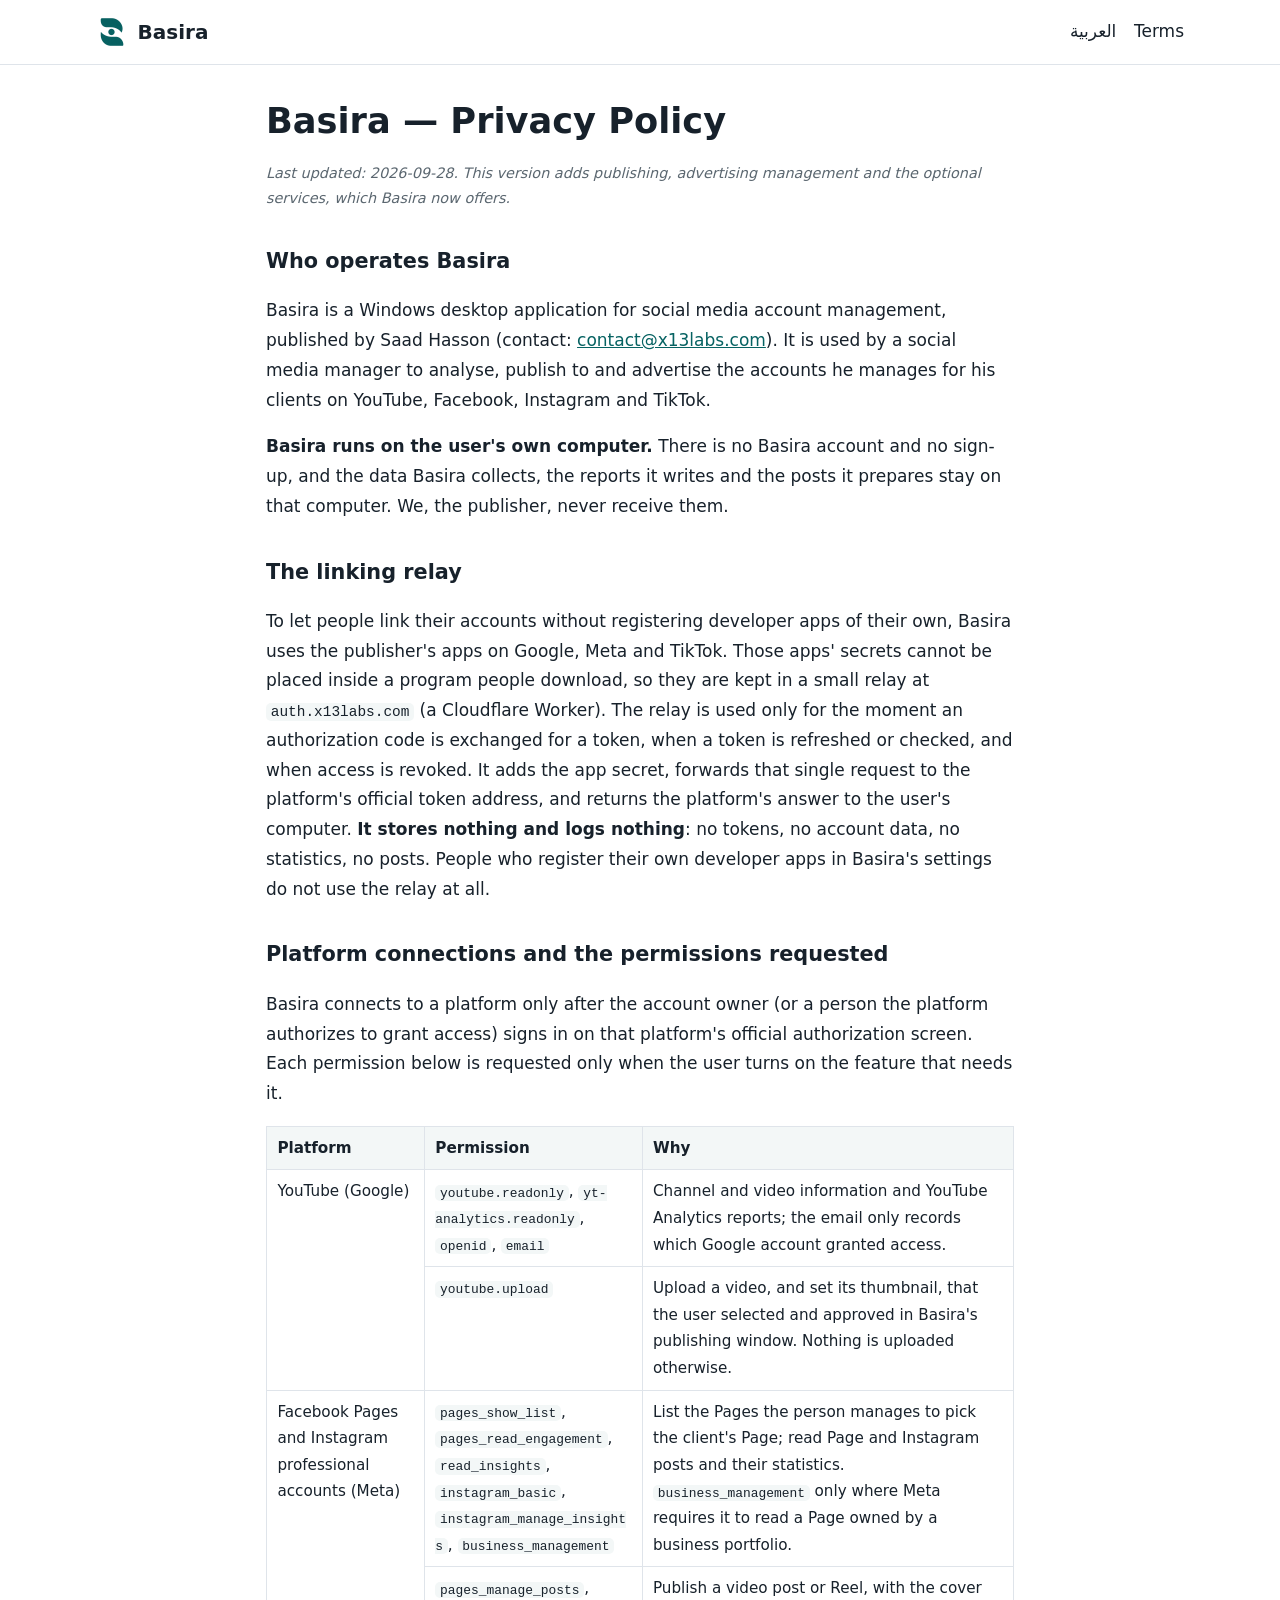
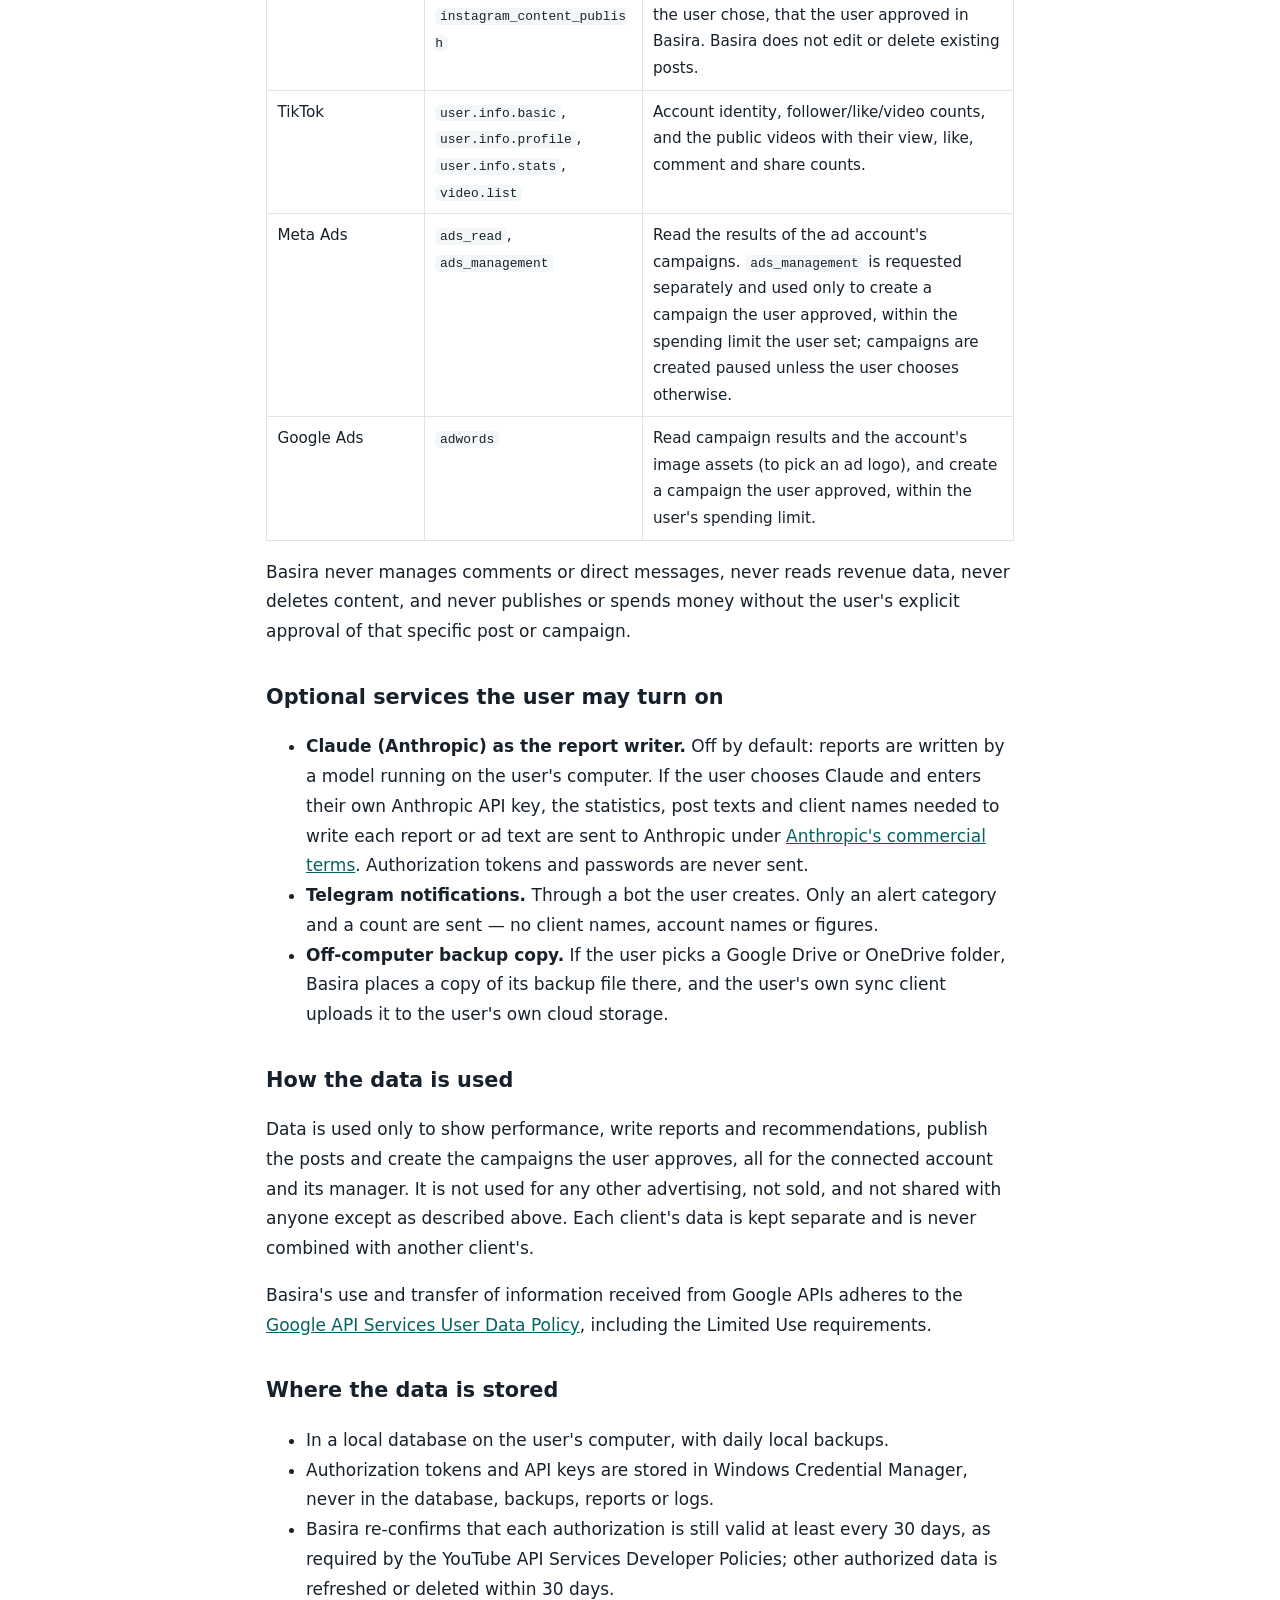
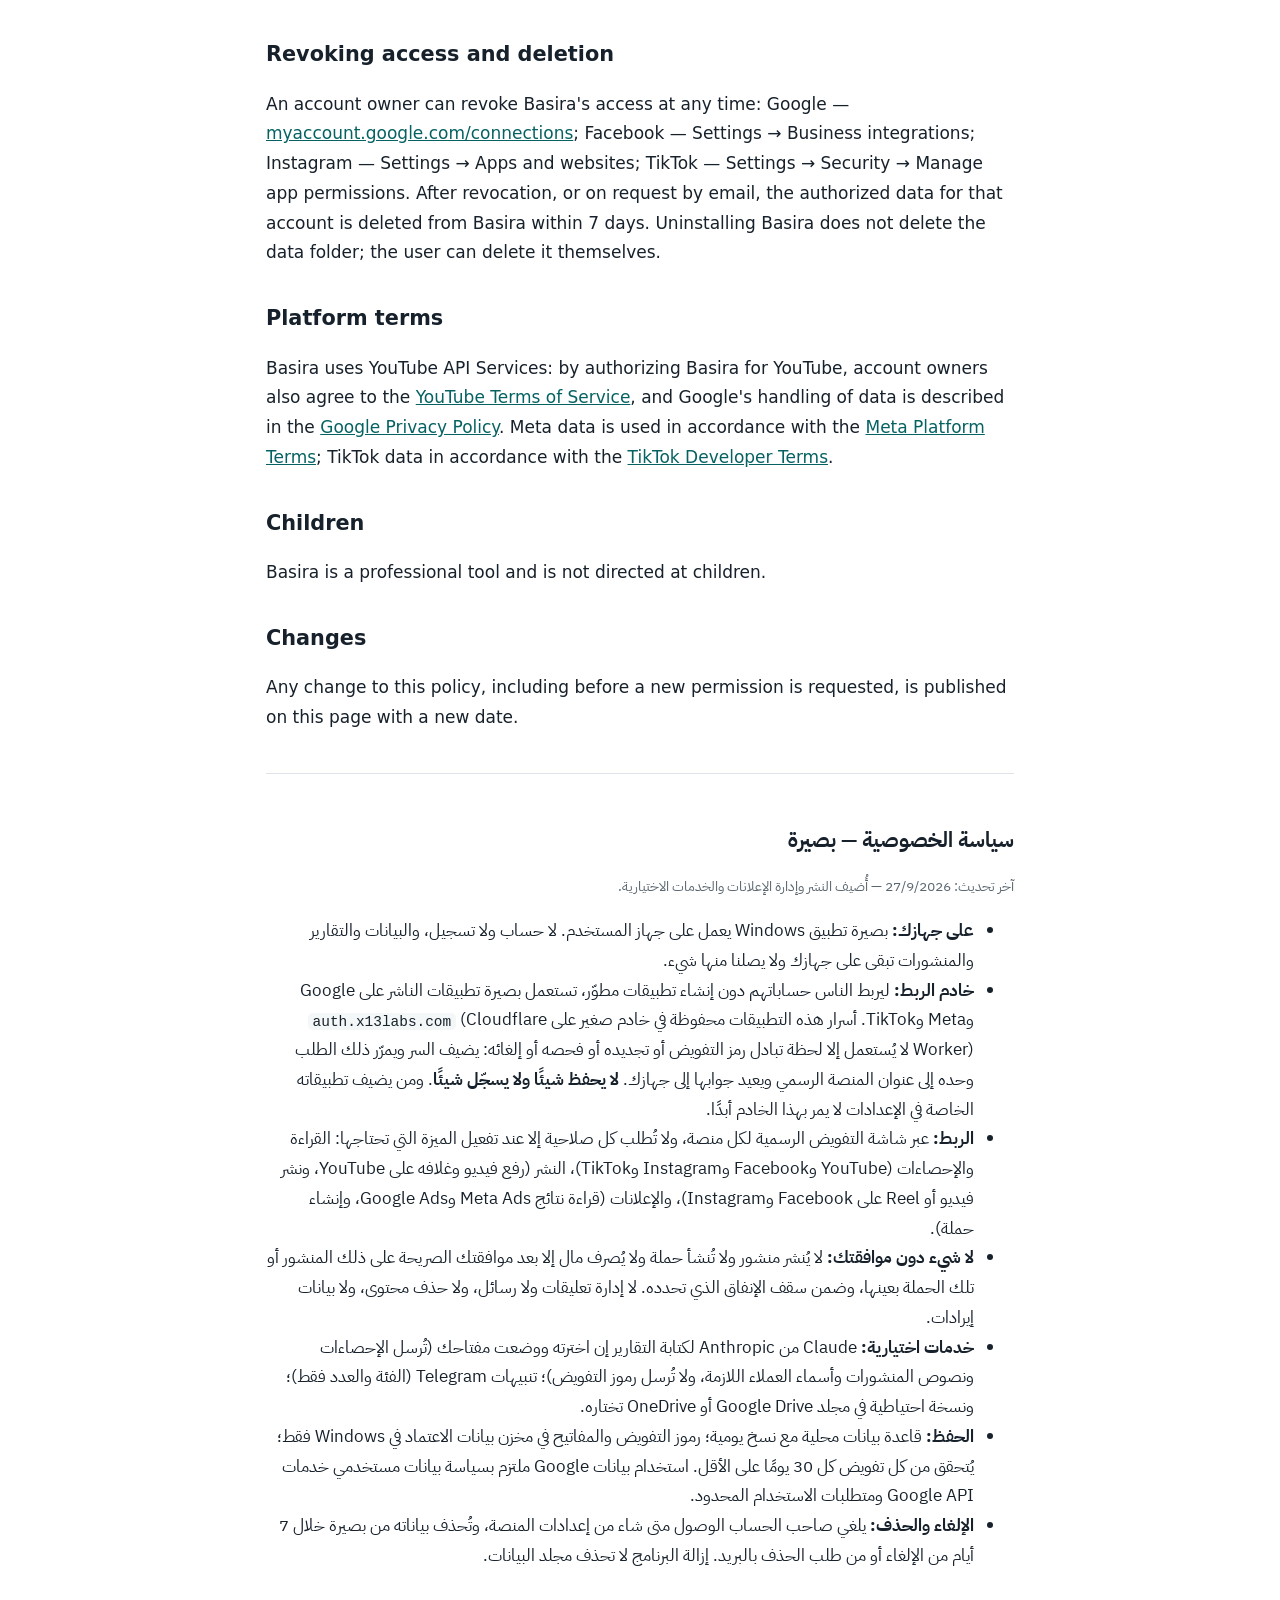
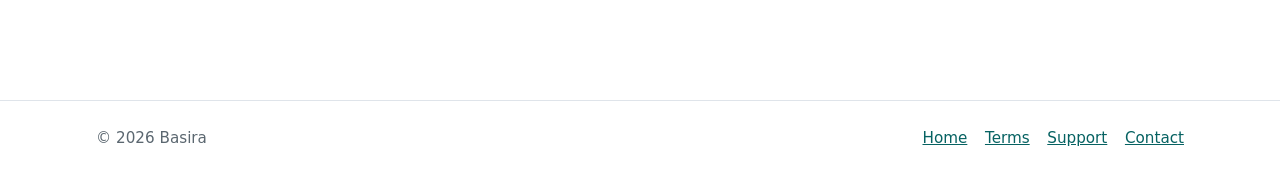
<file: privacy.html>
<!doctype html>
<html lang="en">
<head>
  <meta charset="utf-8">
  <meta name="viewport" content="width=device-width, initial-scale=1">
  <title>Basira — Privacy Policy</title>
  <link rel="icon" type="image/png" href="brand/favicon.png">
  <link href="https://fonts.googleapis.com/css2?family=IBM+Plex+Sans+Arabic:wght@400;500;700&display=swap" rel="stylesheet">
  <link rel="stylesheet" href="site.css?v=5">
</head>
<body class="legal">
<header class="top">
  <div class="wrap top-row">
    <a class="brand" href="./"><img class="only-light" src="brand/mark.png" alt="" width="32" height="32"><img class="only-dark" src="brand/mark-dark.png" alt="" width="32" height="32"><span>Basira</span></a>
    <nav><a href="#ar">العربية</a><a href="terms.html">Terms</a></nav>
  </div>
</header>
<main class="wrap narrow">
  <h1>Basira — Privacy Policy</h1>
  <p class="fine"><em>Last updated: 2026-09-28. This version adds publishing, advertising management and the optional services, which Basira now offers.</em></p>

  <h2>Who operates Basira</h2>
  <p>Basira is a Windows desktop application for social media account management, published by Saad Hasson (contact: <a href="mailto:contact@x13labs.com">contact@x13labs.com</a>). It is used by a social media manager to analyse, publish to and advertise the accounts he manages for his clients on YouTube, Facebook, Instagram and TikTok.</p>
  <p><strong>Basira runs on the user's own computer.</strong> There is no Basira account and no sign-up, and the data Basira collects, the reports it writes and the posts it prepares stay on that computer. We, the publisher, never receive them.</p>
  <h2>The linking relay</h2>
  <p>To let people link their accounts without registering developer apps of their own, Basira uses the publisher's apps on Google, Meta and TikTok. Those apps' secrets cannot be placed inside a program people download, so they are kept in a small relay at <code>auth.x13labs.com</code> (a Cloudflare Worker). The relay is used only for the moment an authorization code is exchanged for a token, when a token is refreshed or checked, and when access is revoked. It adds the app secret, forwards that single request to the platform's official token address, and returns the platform's answer to the user's computer. <strong>It stores nothing and logs nothing</strong>: no tokens, no account data, no statistics, no posts. People who register their own developer apps in Basira's settings do not use the relay at all.</p>

  <h2>Platform connections and the permissions requested</h2>
  <p>Basira connects to a platform only after the account owner (or a person the platform authorizes to grant access) signs in on that platform's official authorization screen. Each permission below is requested only when the user turns on the feature that needs it.</p>
  <div class="table-wrap">
  <table>
    <thead><tr><th>Platform</th><th>Permission</th><th>Why</th></tr></thead>
    <tbody>
      <tr><td rowspan="2">YouTube (Google)</td>
        <td><code>youtube.readonly</code>, <code>yt-analytics.readonly</code>, <code>openid</code>, <code>email</code></td>
        <td>Channel and video information and YouTube Analytics reports; the email only records which Google account granted access.</td></tr>
      <tr><td><code>youtube.upload</code></td>
        <td>Upload a video, and set its thumbnail, that the user selected and approved in Basira's publishing window. Nothing is uploaded otherwise.</td></tr>
      <tr><td rowspan="2">Facebook Pages and Instagram professional accounts (Meta)</td>
        <td><code>pages_show_list</code>, <code>pages_read_engagement</code>, <code>read_insights</code>, <code>instagram_basic</code>, <code>instagram_manage_insights</code>, <code>business_management</code></td>
        <td>List the Pages the person manages to pick the client's Page; read Page and Instagram posts and their statistics. <code>business_management</code> only where Meta requires it to read a Page owned by a business portfolio.</td></tr>
      <tr><td><code>pages_manage_posts</code>, <code>instagram_content_publish</code></td>
        <td>Publish a video post or Reel, with the cover the user chose, that the user approved in Basira. Basira does not edit or delete existing posts.</td></tr>
      <tr><td>TikTok</td>
        <td><code>user.info.basic</code>, <code>user.info.profile</code>, <code>user.info.stats</code>, <code>video.list</code></td>
        <td>Account identity, follower/like/video counts, and the public videos with their view, like, comment and share counts.</td></tr>
      <tr><td>Meta Ads</td>
        <td><code>ads_read</code>, <code>ads_management</code></td>
        <td>Read the results of the ad account's campaigns. <code>ads_management</code> is requested separately and used only to create a campaign the user approved, within the spending limit the user set; campaigns are created paused unless the user chooses otherwise.</td></tr>
      <tr><td>Google Ads</td>
        <td><code>adwords</code></td>
        <td>Read campaign results and the account's image assets (to pick an ad logo), and create a campaign the user approved, within the user's spending limit.</td></tr>
    </tbody>
  </table>
  </div>
  <p>Basira never manages comments or direct messages, never reads revenue data, never deletes content, and never publishes or spends money without the user's explicit approval of that specific post or campaign.</p>

  <h2>Optional services the user may turn on</h2>
  <ul>
    <li><strong>Claude (Anthropic) as the report writer.</strong> Off by default: reports are written by a model running on the user's computer. If the user chooses Claude and enters their own Anthropic API key, the statistics, post texts and client names needed to write each report or ad text are sent to Anthropic under <a href="https://www.anthropic.com/legal/commercial-terms">Anthropic's commercial terms</a>. Authorization tokens and passwords are never sent.</li>
    <li><strong>Telegram notifications.</strong> Through a bot the user creates. Only an alert category and a count are sent — no client names, account names or figures.</li>
    <li><strong>Off-computer backup copy.</strong> If the user picks a Google Drive or OneDrive folder, Basira places a copy of its backup file there, and the user's own sync client uploads it to the user's own cloud storage.</li>
  </ul>

  <h2>How the data is used</h2>
  <p>Data is used only to show performance, write reports and recommendations, publish the posts and create the campaigns the user approves, all for the connected account and its manager. It is not used for any other advertising, not sold, and not shared with anyone except as described above. Each client's data is kept separate and is never combined with another client's.</p>
  <p>Basira's use and transfer of information received from Google APIs adheres to the <a href="https://developers.google.com/terms/api-services-user-data-policy">Google API Services User Data Policy</a>, including the Limited Use requirements.</p>

  <h2>Where the data is stored</h2>
  <ul>
    <li>In a local database on the user's computer, with daily local backups.</li>
    <li>Authorization tokens and API keys are stored in Windows Credential Manager, never in the database, backups, reports or logs.</li>
    <li>Basira re-confirms that each authorization is still valid at least every 30 days, as required by the YouTube API Services Developer Policies; other authorized data is refreshed or deleted within 30 days.</li>
  </ul>

  <h2>Revoking access and deletion</h2>
  <p>An account owner can revoke Basira's access at any time: Google — <a href="https://myaccount.google.com/connections">myaccount.google.com/connections</a>; Facebook — Settings → Business integrations; Instagram — Settings → Apps and websites; TikTok — Settings → Security → Manage app permissions. After revocation, or on request by email, the authorized data for that account is deleted from Basira within 7 days. Uninstalling Basira does not delete the data folder; the user can delete it themselves.</p>

  <h2>Platform terms</h2>
  <p>Basira uses YouTube API Services: by authorizing Basira for YouTube, account owners also agree to the <a href="https://www.youtube.com/t/terms">YouTube Terms of Service</a>, and Google's handling of data is described in the <a href="https://policies.google.com/privacy">Google Privacy Policy</a>. Meta data is used in accordance with the <a href="https://developers.facebook.com/terms/">Meta Platform Terms</a>; TikTok data in accordance with the <a href="https://www.tiktok.com/legal/page/global/tik-tok-developer-terms-of-service/en">TikTok Developer Terms</a>.</p>

  <h2>Children</h2>
  <p>Basira is a professional tool and is not directed at children.</p>

  <h2>Changes</h2>
  <p>Any change to this policy, including before a new permission is requested, is published on this page with a new date.</p>

  <section id="ar" dir="rtl" lang="ar">
    <h2>سياسة الخصوصية — بصيرة</h2>
    <p class="fine">آخر تحديث: 27/9/2026 — أُضيف النشر وإدارة الإعلانات والخدمات الاختيارية.</p>
    <ul>
      <li><strong>على جهازك:</strong> بصيرة تطبيق Windows يعمل على جهاز المستخدم. لا حساب ولا تسجيل، والبيانات والتقارير والمنشورات تبقى على جهازك ولا يصلنا منها شيء.</li>
      <li><strong>خادم الربط:</strong> ليربط الناس حساباتهم دون إنشاء تطبيقات مطوّر، تستعمل بصيرة تطبيقات الناشر على Google وMeta وTikTok. أسرار هذه التطبيقات محفوظة في خادم صغير على <code>auth.x13labs.com</code> (Cloudflare Worker) لا يُستعمل إلا لحظة تبادل رمز التفويض أو تجديده أو فحصه أو إلغائه: يضيف السر ويمرّر ذلك الطلب وحده إلى عنوان المنصة الرسمي ويعيد جوابها إلى جهازك. <strong>لا يحفظ شيئًا ولا يسجّل شيئًا</strong>. ومن يضيف تطبيقاته الخاصة في الإعدادات لا يمر بهذا الخادم أبدًا.</li>
      <li><strong>الربط:</strong> عبر شاشة التفويض الرسمية لكل منصة، ولا تُطلب كل صلاحية إلا عند تفعيل الميزة التي تحتاجها: القراءة والإحصاءات (YouTube وFacebook وInstagram وTikTok)، النشر (رفع فيديو وغلافه على YouTube، ونشر فيديو أو Reel على Facebook وInstagram)، والإعلانات (قراءة نتائج Meta Ads وGoogle Ads، وإنشاء حملة).</li>
      <li><strong>لا شيء دون موافقتك:</strong> لا يُنشر منشور ولا تُنشأ حملة ولا يُصرف مال إلا بعد موافقتك الصريحة على ذلك المنشور أو تلك الحملة بعينها، وضمن سقف الإنفاق الذي تحدده. لا إدارة تعليقات ولا رسائل، ولا حذف محتوى، ولا بيانات إيرادات.</li>
      <li><strong>خدمات اختيارية:</strong> Claude من Anthropic لكتابة التقارير إن اخترته ووضعت مفتاحك (تُرسل الإحصاءات ونصوص المنشورات وأسماء العملاء اللازمة، ولا تُرسل رموز التفويض)؛ تنبيهات Telegram (الفئة والعدد فقط)؛ ونسخة احتياطية في مجلد Google Drive أو OneDrive تختاره.</li>
      <li><strong>الحفظ:</strong> قاعدة بيانات محلية مع نسخ يومية؛ رموز التفويض والمفاتيح في مخزن بيانات الاعتماد في Windows فقط؛ يُتحقق من كل تفويض كل 30 يومًا على الأقل. استخدام بيانات Google ملتزم بسياسة بيانات مستخدمي خدمات Google API ومتطلبات الاستخدام المحدود.</li>
      <li><strong>الإلغاء والحذف:</strong> يلغي صاحب الحساب الوصول متى شاء من إعدادات المنصة، وتُحذف بياناته من بصيرة خلال 7 أيام من الإلغاء أو من طلب الحذف بالبريد. إزالة البرنامج لا تحذف مجلد البيانات.</li>
    </ul>
  </section>
</main>
<footer><div class="wrap foot-row"><span>© 2026 Basira</span><nav><a href="./">Home</a><a href="terms.html">Terms</a><a href="support.html">Support</a><a href="mailto:contact@x13labs.com">Contact</a></nav></div></footer>
</body>
</html>
</file>
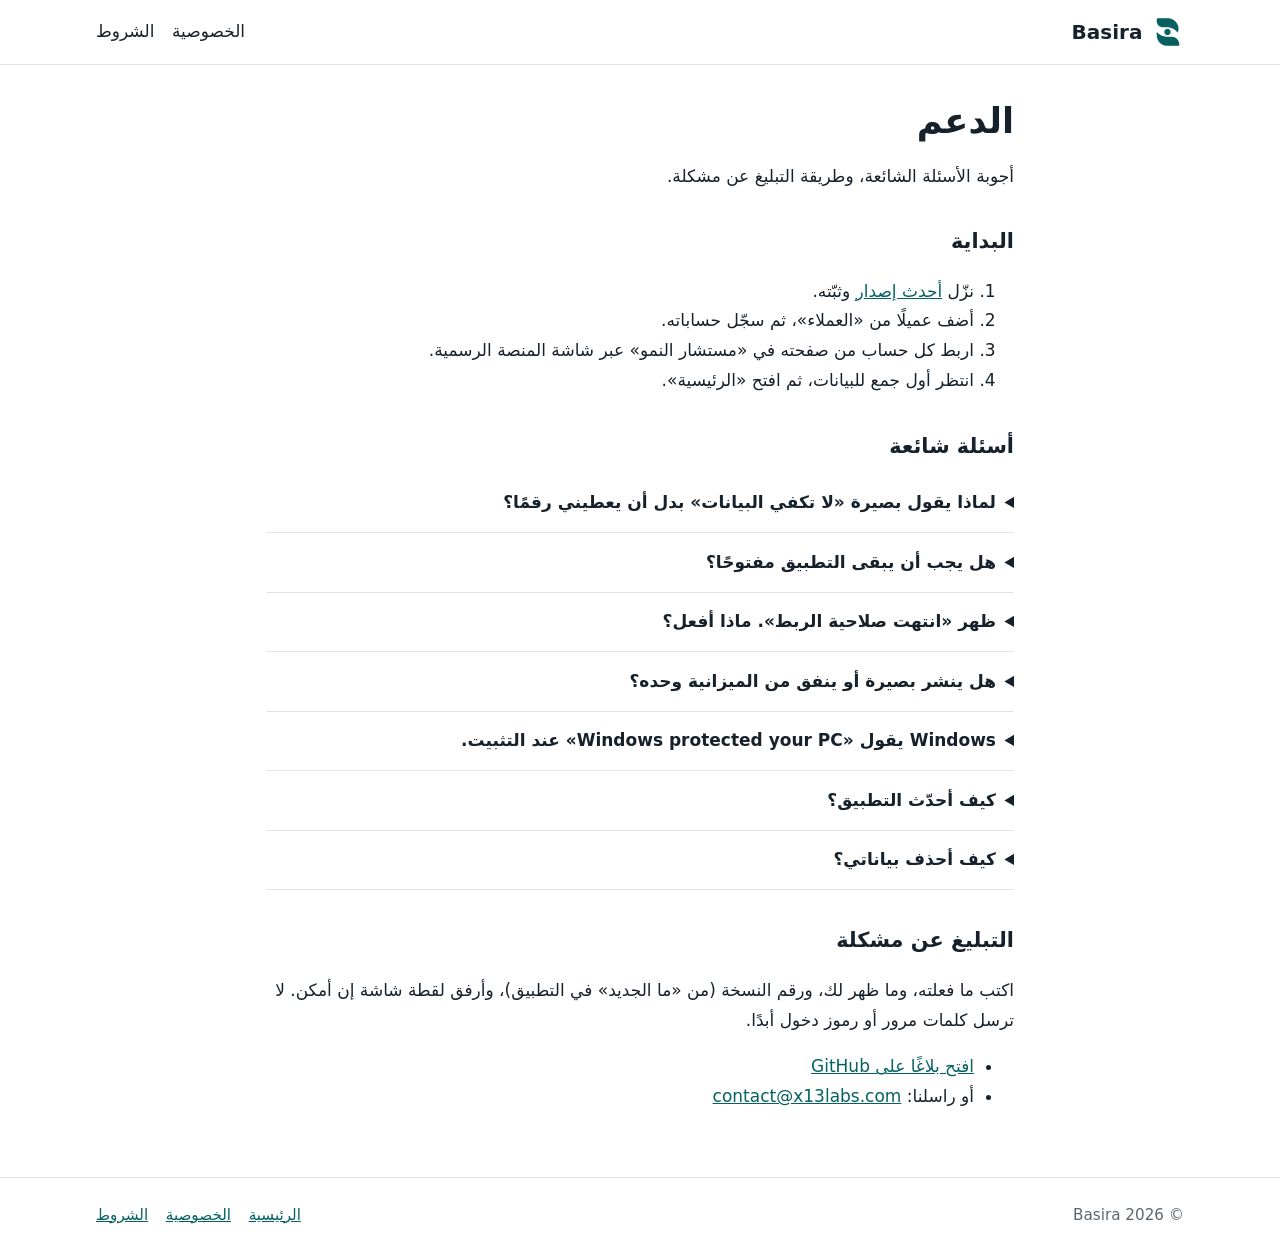
<file: support.html>
<!doctype html>
<html lang="ar" dir="rtl">
<head>
  <meta charset="utf-8">
  <meta name="viewport" content="width=device-width, initial-scale=1">
  <title>بصيرة — الدعم</title>
  <link rel="icon" type="image/png" href="brand/favicon.png">
  <link href="https://fonts.googleapis.com/css2?family=IBM+Plex+Sans+Arabic:wght@400;500;700&display=swap" rel="stylesheet">
  <link rel="stylesheet" href="site.css?v=5">
</head>
<body class="legal">
<header class="top">
  <div class="wrap top-row">
    <a class="brand" href="./"><img class="only-light" src="brand/mark.png" alt="" width="32" height="32"><img class="only-dark" src="brand/mark-dark.png" alt="" width="32" height="32"><span>Basira</span></a>
    <nav><a href="privacy.html">الخصوصية</a><a href="terms.html">الشروط</a></nav>
  </div>
</header>
<main class="wrap narrow">
  <h1>الدعم</h1>
  <p>أجوبة الأسئلة الشائعة، وطريقة التبليغ عن مشكلة.</p>

  <h2>البداية</h2>
  <ol>
    <li>نزّل <a href="https://github.com/SaadHASSON1/basira/releases/latest">أحدث إصدار</a> وثبّته.</li>
    <li>أضف عميلًا من «العملاء»، ثم سجّل حساباته.</li>
    <li>اربط كل حساب من صفحته في «مستشار النمو» عبر شاشة المنصة الرسمية.</li>
    <li>انتظر أول جمع للبيانات، ثم افتح «الرئيسية».</li>
  </ol>

  <h2>أسئلة شائعة</h2>
  <div class="faq">
    <details><summary>لماذا يقول بصيرة «لا تكفي البيانات» بدل أن يعطيني رقمًا؟</summary><p>لأن المقارنة بين فترتين غير متساويتين أو بين أنواع محتوى مختلفة تعطي نتيجة مضللة. بصيرة يرفض الحكم ويذكر السبب، ويقول متى تصبح البيانات كافية.</p></details>
    <details><summary>هل يجب أن يبقى التطبيق مفتوحًا؟</summary><p>الجمع والتنبيهات تعمل ما دام بصيرة يعمل، ولو مصغّرًا في شريط المهام. النشر على يوتيوب وفيسبوك يُسلَّم للمنصة فور الموافقة فيُنشر في موعده ولو كان الجهاز مطفأً. إنستغرام يُنشر في موعده إن كان التطبيق يعمل، وإلا يُعلَّم «فات موعده» ولا يُنشر متأخرًا.</p></details>
    <details><summary>ظهر «انتهت صلاحية الربط». ماذا أفعل؟</summary><p>افتح الحساب من «مستشار النمو» واضغط «ربط» مرة أخرى. البيانات المجمّعة سابقًا تبقى كما هي.</p></details>
    <details><summary>هل ينشر بصيرة أو ينفق من الميزانية وحده؟</summary><p>لا. كل منشور وكل حملة يحتاج موافقتك الصريحة، والحملات تُنشأ متوقفة، وحدّ الإنفاق الذي تضعه لا يُتجاوز.</p></details>
    <details><summary>Windows يقول «Windows protected your PC» عند التثبيت.</summary><p>البرنامج غير موقَّع بشهادة تجارية بعد. اضغط «More info» ثم «Run anyway». تأكد أنك نزّلت الملف من صفحة الإصدارات الرسمية فقط.</p></details>
    <details><summary>كيف أحدّث التطبيق؟</summary><p>عند صدور نسخة جديدة يظهر شريط أعلى الصفحة فيه «ثبّت الآن». يُغلق بصيرة نفسه ويثبّت التحديث ويعود خلال دقيقة، وبياناتك لا تُمس.</p></details>
    <details><summary>كيف أحذف بياناتي؟</summary><p>ألغِ وصول بصيرة من إعدادات كل منصة، ثم احذف مجلد البيانات المذكور في «الإعدادات». إزالة البرنامج وحدها لا تحذف المجلد.</p></details>
  </div>

  <h2>التبليغ عن مشكلة</h2>
  <p>اكتب ما فعلته، وما ظهر لك، ورقم النسخة (من «ما الجديد» في التطبيق)، وأرفق لقطة شاشة إن أمكن. لا ترسل كلمات مرور أو رموز دخول أبدًا.</p>
  <ul>
    <li><a href="https://github.com/SaadHASSON1/basira/issues/new">افتح بلاغًا على GitHub</a></li>
    <li>أو راسلنا: <a href="mailto:contact@x13labs.com">contact@x13labs.com</a></li>
  </ul>
</main>
<footer><div class="wrap foot-row"><span>© 2026 Basira</span><nav><a href="./">الرئيسية</a><a href="privacy.html">الخصوصية</a><a href="terms.html">الشروط</a></nav></div></footer>
</body>
</html>
</file>
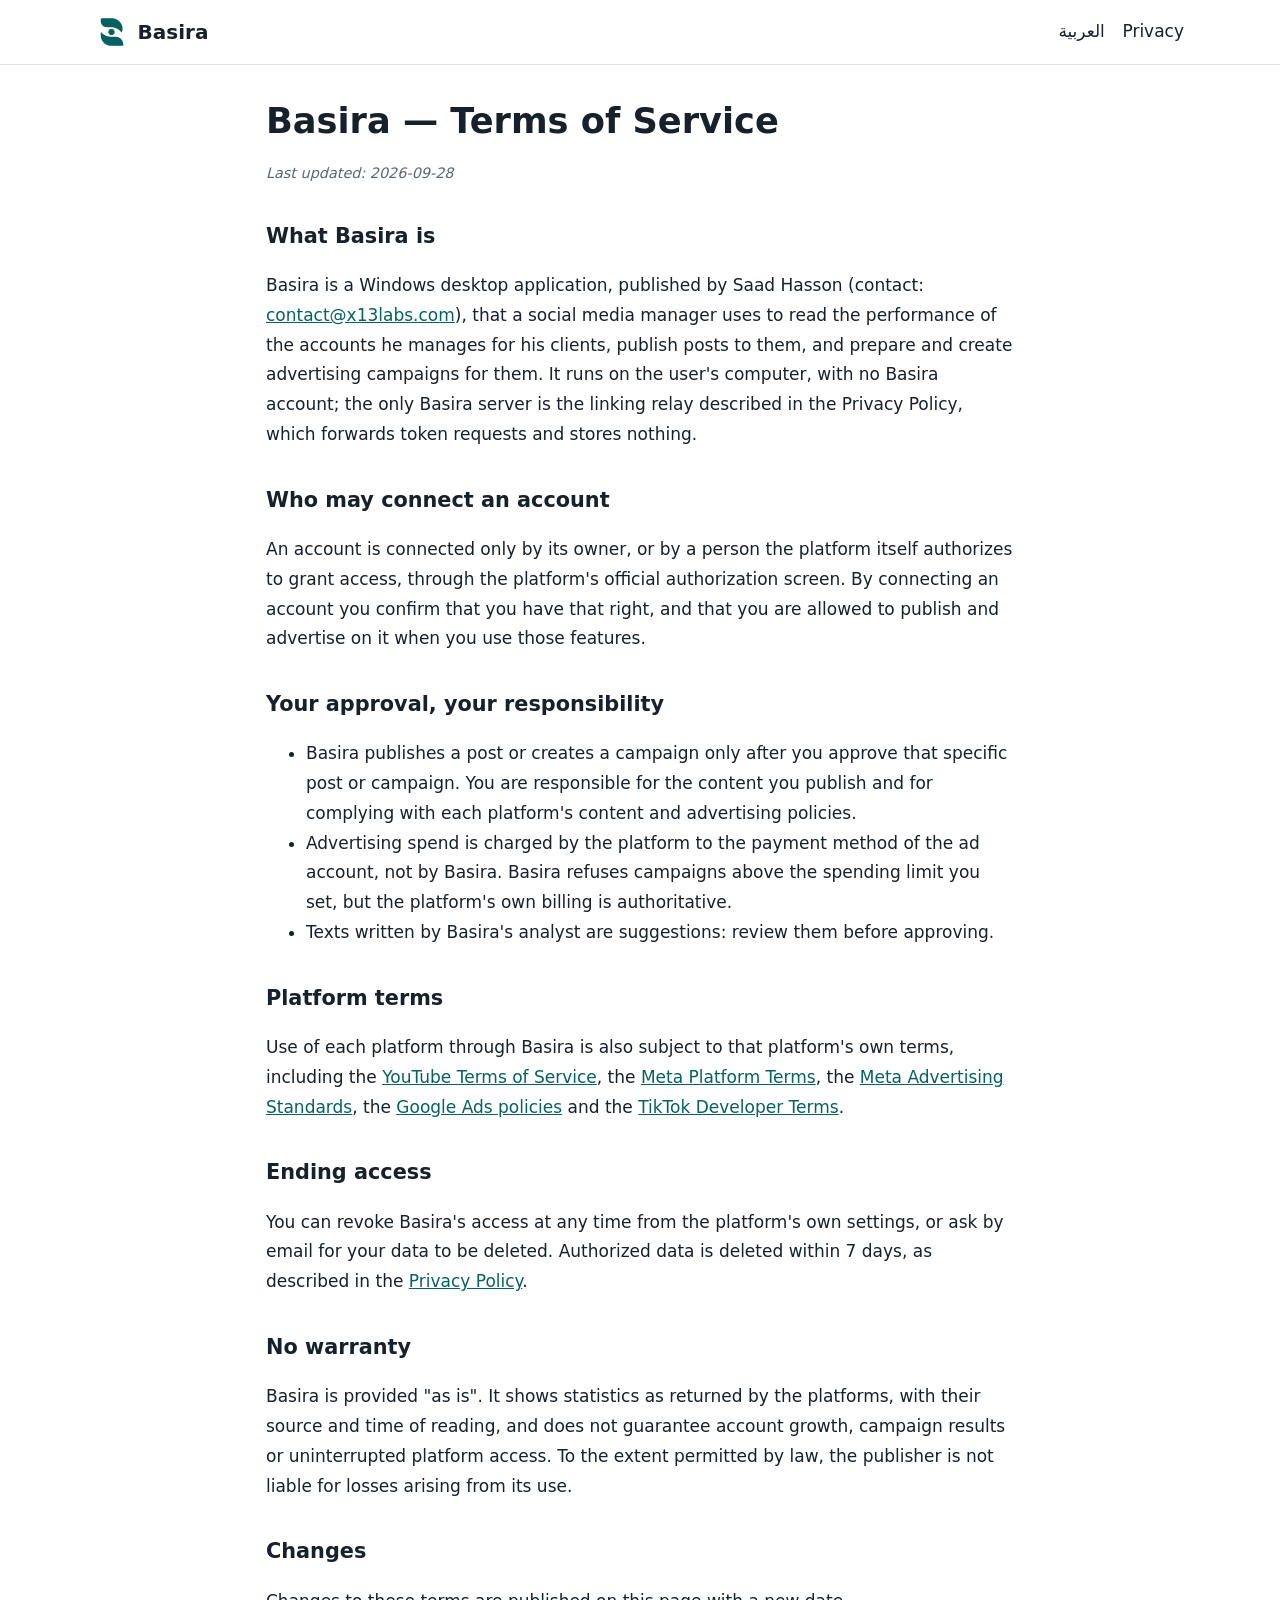
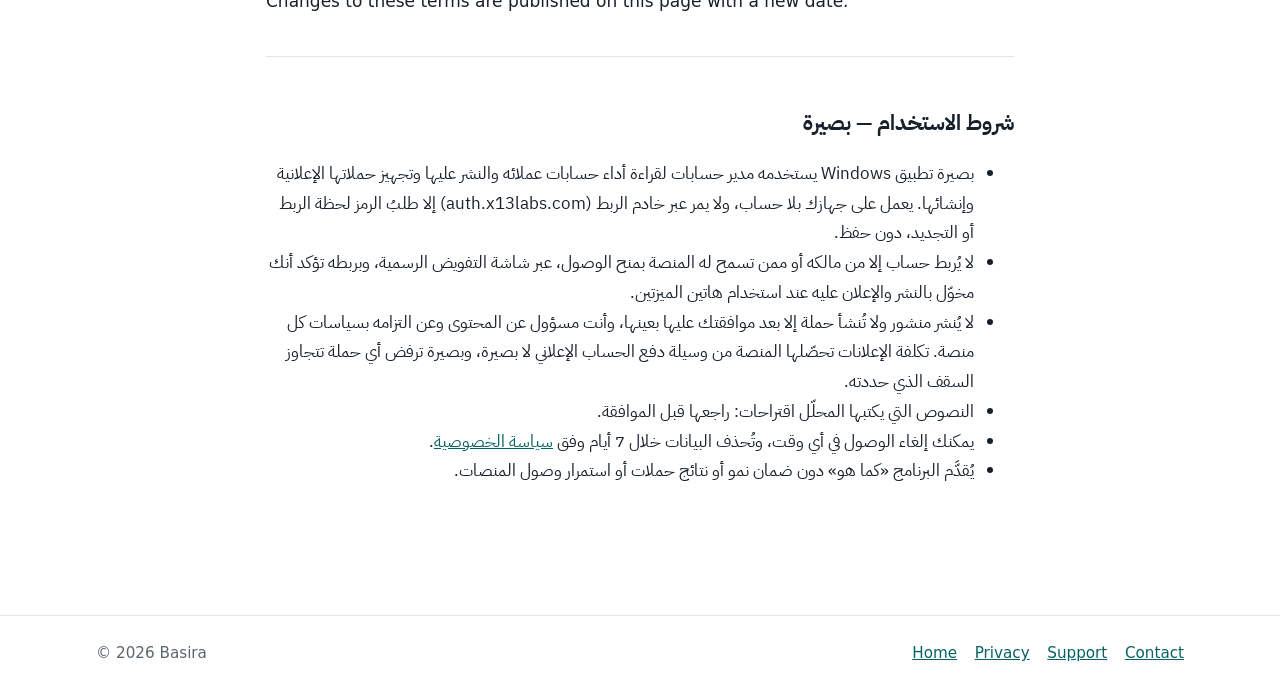
<file: terms.html>
<!doctype html>
<html lang="en">
<head>
  <meta charset="utf-8">
  <meta name="viewport" content="width=device-width, initial-scale=1">
  <title>Basira — Terms of Service</title>
  <link rel="icon" type="image/png" href="brand/favicon.png">
  <link href="https://fonts.googleapis.com/css2?family=IBM+Plex+Sans+Arabic:wght@400;500;700&display=swap" rel="stylesheet">
  <link rel="stylesheet" href="site.css?v=5">
</head>
<body class="legal">
<header class="top">
  <div class="wrap top-row">
    <a class="brand" href="./"><img class="only-light" src="brand/mark.png" alt="" width="32" height="32"><img class="only-dark" src="brand/mark-dark.png" alt="" width="32" height="32"><span>Basira</span></a>
    <nav><a href="#ar">العربية</a><a href="privacy.html">Privacy</a></nav>
  </div>
</header>
<main class="wrap narrow">
  <h1>Basira — Terms of Service</h1>
  <p class="fine"><em>Last updated: 2026-09-28</em></p>

  <h2>What Basira is</h2>
  <p>Basira is a Windows desktop application, published by Saad Hasson (contact: <a href="mailto:contact@x13labs.com">contact@x13labs.com</a>), that a social media manager uses to read the performance of the accounts he manages for his clients, publish posts to them, and prepare and create advertising campaigns for them. It runs on the user's computer, with no Basira account; the only Basira server is the linking relay described in the Privacy Policy, which forwards token requests and stores nothing.</p>

  <h2>Who may connect an account</h2>
  <p>An account is connected only by its owner, or by a person the platform itself authorizes to grant access, through the platform's official authorization screen. By connecting an account you confirm that you have that right, and that you are allowed to publish and advertise on it when you use those features.</p>

  <h2>Your approval, your responsibility</h2>
  <ul>
    <li>Basira publishes a post or creates a campaign only after you approve that specific post or campaign. You are responsible for the content you publish and for complying with each platform's content and advertising policies.</li>
    <li>Advertising spend is charged by the platform to the payment method of the ad account, not by Basira. Basira refuses campaigns above the spending limit you set, but the platform's own billing is authoritative.</li>
    <li>Texts written by Basira's analyst are suggestions: review them before approving.</li>
  </ul>

  <h2>Platform terms</h2>
  <p>Use of each platform through Basira is also subject to that platform's own terms, including the <a href="https://www.youtube.com/t/terms">YouTube Terms of Service</a>, the <a href="https://developers.facebook.com/terms/">Meta Platform Terms</a>, the <a href="https://www.facebook.com/policies/ads/">Meta Advertising Standards</a>, the <a href="https://support.google.com/adspolicy/">Google Ads policies</a> and the <a href="https://www.tiktok.com/legal/page/global/tik-tok-developer-terms-of-service/en">TikTok Developer Terms</a>.</p>

  <h2>Ending access</h2>
  <p>You can revoke Basira's access at any time from the platform's own settings, or ask by email for your data to be deleted. Authorized data is deleted within 7 days, as described in the <a href="privacy.html">Privacy Policy</a>.</p>

  <h2>No warranty</h2>
  <p>Basira is provided "as is". It shows statistics as returned by the platforms, with their source and time of reading, and does not guarantee account growth, campaign results or uninterrupted platform access. To the extent permitted by law, the publisher is not liable for losses arising from its use.</p>

  <h2>Changes</h2>
  <p>Changes to these terms are published on this page with a new date.</p>

  <section id="ar" dir="rtl" lang="ar">
    <h2>شروط الاستخدام — بصيرة</h2>
    <ul>
      <li>بصيرة تطبيق Windows يستخدمه مدير حسابات لقراءة أداء حسابات عملائه والنشر عليها وتجهيز حملاتها الإعلانية وإنشائها. يعمل على جهازك بلا حساب، ولا يمر عبر خادم الربط (auth.x13labs.com) إلا طلبُ الرمز لحظة الربط أو التجديد، دون حفظ.</li>
      <li>لا يُربط حساب إلا من مالكه أو ممن تسمح له المنصة بمنح الوصول، عبر شاشة التفويض الرسمية، وبربطه تؤكد أنك مخوّل بالنشر والإعلان عليه عند استخدام هاتين الميزتين.</li>
      <li>لا يُنشر منشور ولا تُنشأ حملة إلا بعد موافقتك عليها بعينها، وأنت مسؤول عن المحتوى وعن التزامه بسياسات كل منصة. تكلفة الإعلانات تحصّلها المنصة من وسيلة دفع الحساب الإعلاني لا بصيرة، وبصيرة ترفض أي حملة تتجاوز السقف الذي حددته.</li>
      <li>النصوص التي يكتبها المحلّل اقتراحات: راجعها قبل الموافقة.</li>
      <li>يمكنك إلغاء الوصول في أي وقت، وتُحذف البيانات خلال 7 أيام وفق <a href="privacy.html">سياسة الخصوصية</a>.</li>
      <li>يُقدَّم البرنامج «كما هو» دون ضمان نمو أو نتائج حملات أو استمرار وصول المنصات.</li>
    </ul>
  </section>
</main>
<footer><div class="wrap foot-row"><span>© 2026 Basira</span><nav><a href="./">Home</a><a href="privacy.html">Privacy</a><a href="support.html">Support</a><a href="mailto:contact@x13labs.com">Contact</a></nav></div></footer>
</body>
</html>
</file>
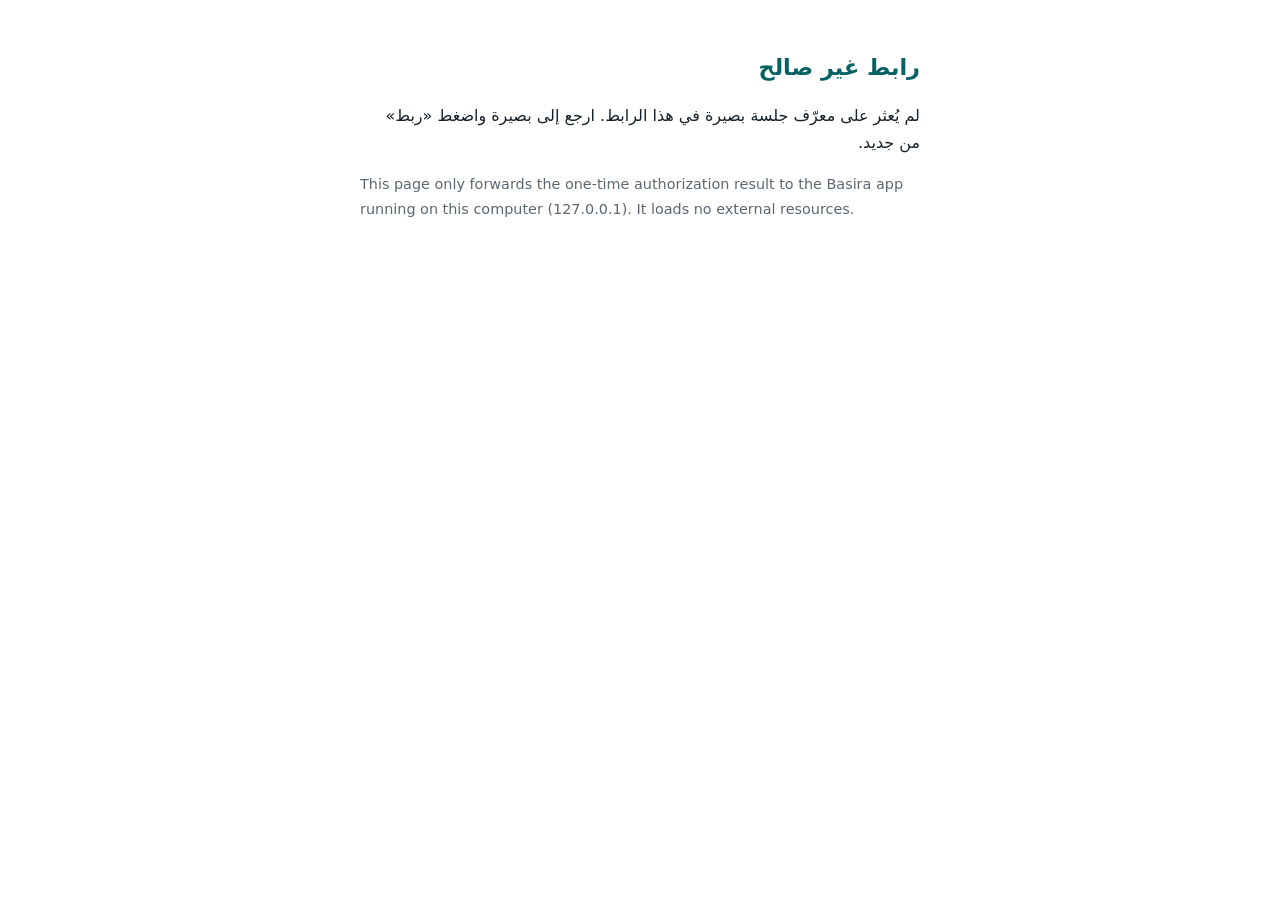
<file: oauth/meta.html>
<!doctype html>
<html lang="ar" dir="rtl">
<head>
  <meta charset="utf-8">
  <meta name="viewport" content="width=device-width, initial-scale=1">
  <meta name="referrer" content="no-referrer">
  <meta name="robots" content="noindex">
  <title>Basira — Meta authorization</title>
  <style>
    body { font-family: system-ui, "Segoe UI", Tahoma, sans-serif; max-width: 560px; margin: 3rem auto; padding: 0 1rem; line-height: 1.7; color: #17212b; }
    h1 { color: #066262; font-size: 1.4rem; }
    .muted { color: #5b6773; font-size: .9rem; }
  </style>
</head>
<body>
  <main>
    <h1 id="title">جارٍ إعادتك إلى بصيرة…</h1>
    <p id="msg">هذه الصفحة تعيد رمز الموافقة لمرة واحدة إلى تطبيق بصيرة على جهازك فقط (127.0.0.1). لا تُرسل أي بيانات إلى أي جهة أخرى.</p>
    <p class="muted" dir="ltr">This page only forwards the one-time authorization result to the Basira app running on this computer (127.0.0.1). It loads no external resources.</p>
  </main>
  <script>
    (function () {
      var q = new URLSearchParams(window.location.search);
      var state = q.get("state") || "";
      var m = /^(\d{2,5})\./.exec(state);
      var port = m ? parseInt(m[1], 10) : 0;
      if (!port || port < 1024 || port > 65535) {
        document.getElementById("title").textContent = "رابط غير صالح";
        document.getElementById("msg").textContent = "لم يُعثر على معرّف جلسة بصيرة في هذا الرابط. ارجع إلى بصيرة واضغط «ربط» من جديد.";
        return;
      }
      var forward = new URLSearchParams();
      ["code", "state", "error", "error_reason", "error_description"].forEach(function (k) {
        if (q.has(k)) forward.set(k, q.get(k));
      });
      window.history.replaceState(null, "", window.location.pathname);
      window.location.replace("http://127.0.0.1:" + port + "/oauth/callback/meta?" + forward.toString());
    })();
  </script>
</body>
</html>
</file>
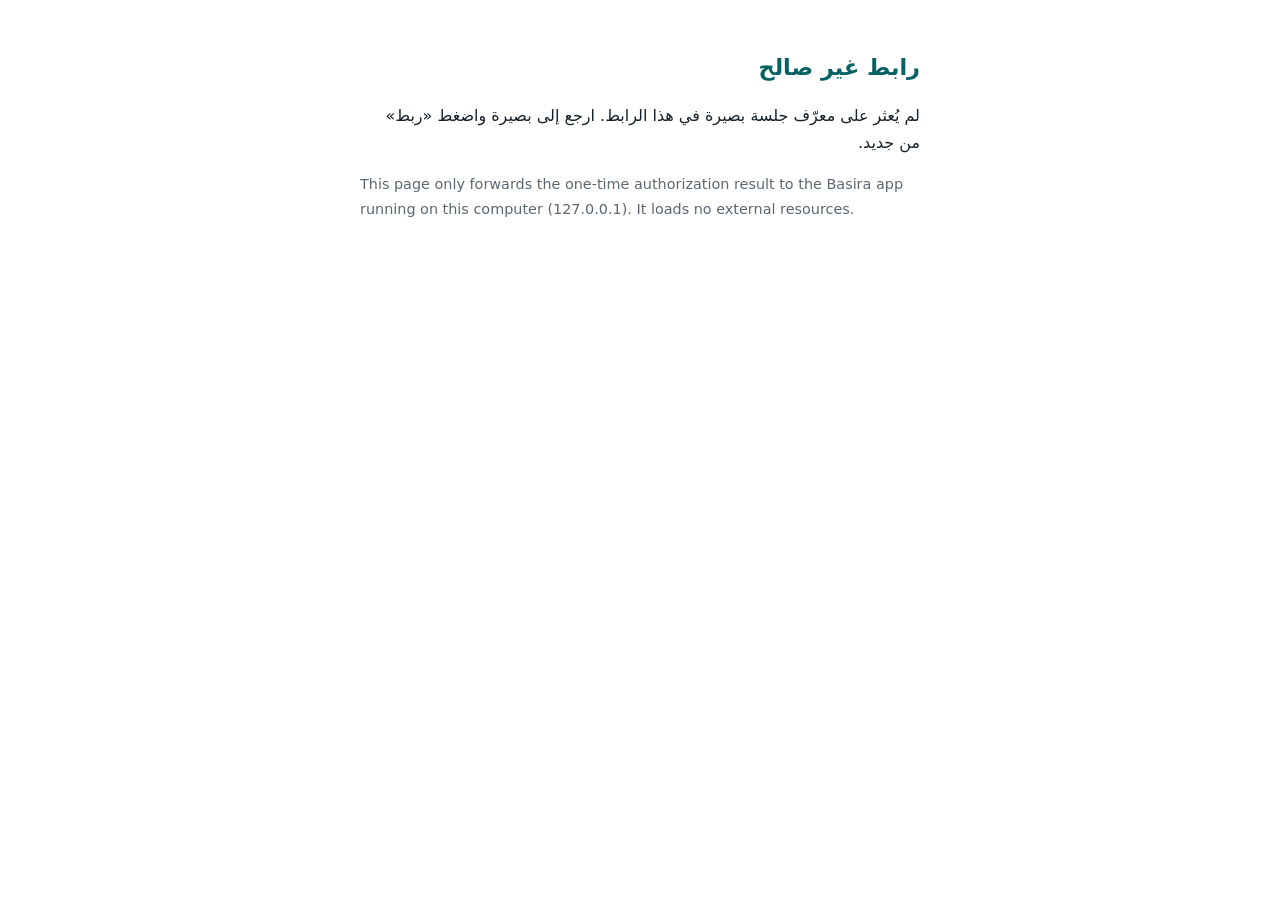
<file: oauth/tiktok-ads.html>
<!doctype html>
<html lang="ar" dir="rtl">
<head>
  <meta charset="utf-8">
  <meta name="viewport" content="width=device-width, initial-scale=1">
  <meta name="referrer" content="no-referrer">
  <meta name="robots" content="noindex">
  <title>Basira — TikTok Ads authorization</title>
  <style>
    body { font-family: system-ui, "Segoe UI", Tahoma, sans-serif; max-width: 560px; margin: 3rem auto; padding: 0 1rem; line-height: 1.7; color: #17212b; }
    h1 { color: #066262; font-size: 1.4rem; }
    .muted { color: #5b6773; font-size: .9rem; }
  </style>
</head>
<body>
  <main>
    <h1 id="title">جارٍ إعادتك إلى بصيرة…</h1>
    <p id="msg">هذه الصفحة تعيد رمز الموافقة لمرة واحدة إلى تطبيق بصيرة على جهازك فقط (127.0.0.1). لا تُرسل أي بيانات إلى أي جهة أخرى.</p>
    <p class="muted" dir="ltr">This page only forwards the one-time authorization result to the Basira app running on this computer (127.0.0.1). It loads no external resources.</p>
  </main>
  <script>
    (function () {
      var q = new URLSearchParams(window.location.search);
      var state = q.get("state") || "";
      var m = /^(\d{2,5})\./.exec(state);
      var port = m ? parseInt(m[1], 10) : 0;
      if (!port || port < 1024 || port > 65535) {
        document.getElementById("title").textContent = "رابط غير صالح";
        document.getElementById("msg").textContent = "لم يُعثر على معرّف جلسة بصيرة في هذا الرابط. ارجع إلى بصيرة واضغط «ربط» من جديد.";
        return;
      }
      var forward = new URLSearchParams();
      ["auth_code", "code", "state", "error", "error_description"].forEach(function (k) {
        if (q.has(k)) forward.set(k, q.get(k));
      });
      window.history.replaceState(null, "", window.location.pathname);
      window.location.replace("http://127.0.0.1:" + port + "/oauth/callback/tiktok_ads?" + forward.toString());
    })();
  </script>
</body>
</html>
</file>
<file: site.css>
:root {
  --bg: #ffffff;
  --band: #f3f7f7;
  --text: #17212b;
  --muted: #5b6770;
  --line: #dfe4ea;
  --brand: #066262;
  --brand-ink: #ffffff;
  --card: #ffffff;
  --accent: #b86e12;
}
@media (prefers-color-scheme: dark) {
  :root {
    --bg: #0f1719;
    --band: #152124;
    --text: #e6eef0;
    --muted: #9fb0b5;
    --line: #2a383b;
    --brand: #3fb5a9;
    --brand-ink: #0f1719;
    --card: #182629;
    --accent: #f0b35a;
  }
}

* { box-sizing: border-box; }
html { scroll-behavior: smooth; }
body {
  margin: 0;
  background: var(--bg);
  color: var(--text);
  font-family: 'IBM Plex Sans Arabic', 'Segoe UI', Tahoma, sans-serif;
  line-height: 1.75;
  font-size: 17px;
}
a { color: var(--brand); }
img { max-width: 100%; height: auto; }
.wrap { max-width: 1120px; margin: 0 auto; padding: 0 16px; }
.narrow { max-width: 780px; }

.only-dark { display: none; }
@media (prefers-color-scheme: dark) {
  .only-light { display: none; }
  .only-dark { display: inline-block; }
}

.top { position: sticky; top: 0; z-index: 5; background: color-mix(in srgb, var(--bg) 88%, transparent); backdrop-filter: blur(8px); border-bottom: 1px solid var(--line); }
.top-row { display: flex; align-items: center; justify-content: space-between; gap: 1rem; min-height: 64px; }
.brand { display: flex; align-items: center; gap: .6rem; text-decoration: none; color: var(--text); font-weight: 700; font-size: 1.25rem; }
.top nav { display: flex; align-items: center; gap: 1.1rem; flex-wrap: wrap; }
.top nav a { text-decoration: none; color: var(--text); font-weight: 500; }
.top nav a.btn { color: var(--brand-ink); }

.btn {
  display: inline-flex; align-items: center; justify-content: center; gap: .4rem;
  padding: .7rem 1.3rem; border-radius: 12px; border: 1.5px solid var(--brand);
  color: var(--brand); text-decoration: none; font-weight: 700; transition: transform .15s, box-shadow .15s;
}
.btn:hover { transform: translateY(-1px); box-shadow: 0 6px 18px color-mix(in srgb, var(--brand) 25%, transparent); }
.btn:focus-visible, a:focus-visible, summary:focus-visible { outline: 3px solid var(--accent); outline-offset: 3px; }
.btn-primary, .btn-small { background: var(--brand); color: var(--brand-ink); }
.btn-small { padding: .35rem .9rem; border-radius: 10px; }
.btn-large { font-size: 1.15rem; padding: .95rem 1.8rem; }

.hero { padding: 4.5rem 0 3.5rem; }
.hero-grid { display: grid; grid-template-columns: 1.25fr .75fr; gap: 3rem; align-items: center; }
.eyebrow { color: var(--brand); font-weight: 700; margin: 0 0 .5rem; }
h1 { font-size: clamp(1.9rem, 4.2vw, 3rem); line-height: 1.35; margin: 0 0 1rem; }
h1 .accent { color: var(--brand); }
h2 { font-size: clamp(1.5rem, 3vw, 2rem); margin: 0 0 1.5rem; }
h3 { margin: 0 0 .4rem; font-size: 1.15rem; }
.lead { font-size: 1.12rem; color: var(--muted); margin: 0 0 1.75rem; }
.cta { display: flex; gap: .75rem; flex-wrap: wrap; }
.fine { color: var(--muted); font-size: .9rem; margin-top: 1rem; }
.hero-art { display: flex; justify-content: center; }
.hero-art img { width: min(340px, 100%); }

section { padding: 4rem 0; }
.band { background: var(--band); }
.grid { display: grid; grid-template-columns: repeat(3, 1fr); gap: 1.1rem; }
.card { background: var(--card); border: 1px solid var(--line); border-radius: 16px; padding: 1.4rem; }
.card p { margin: 0; color: var(--muted); }

.split { display: grid; grid-template-columns: 1fr 1fr; gap: 2.5rem; align-items: start; }
.split p { color: var(--muted); }
.checks { list-style: none; margin: 0; padding: 0; display: grid; gap: .8rem; }
.checks li { position: relative; padding-inline-start: 2rem; }
.checks li::before {
  content: "✓"; position: absolute; inset-inline-start: 0; top: .2rem; width: 1.35rem; height: 1.35rem; border-radius: 50%;
  background: var(--brand); color: var(--brand-ink); display: grid; place-items: center; font-size: .8rem; font-weight: 700;
}

.steps { list-style: none; counter-reset: s; margin: 0; padding: 0; display: grid; grid-template-columns: repeat(3, 1fr); gap: 1.1rem; }
.steps li { counter-increment: s; background: var(--card); border: 1px solid var(--line); border-radius: 16px; padding: 1.4rem; display: grid; gap: .3rem; }
.steps li::before { content: counter(s); width: 2.2rem; height: 2.2rem; border-radius: 50%; background: var(--brand); color: var(--brand-ink); display: grid; place-items: center; font-weight: 700; margin-bottom: .4rem; }
.steps span { color: var(--muted); }

.download { text-align: center; display: grid; justify-items: center; gap: .4rem; }
.download h2 { margin: .5rem 0 0; }
.download > p { color: var(--muted); max-width: 640px; margin: .2rem 0 1rem; }
.note { border: 1px dashed var(--line); border-radius: 12px; padding: .8rem 1rem; font-size: .95rem; }

details { border-bottom: 1px solid var(--line); padding: .9rem 0; }
summary { cursor: pointer; font-weight: 700; }
details p { color: var(--muted); margin: .6rem 0 0; }

.en { font-family: 'Segoe UI', system-ui, sans-serif; }
.en p { color: var(--muted); }

footer { border-top: 1px solid var(--line); padding: 1.5rem 0; color: var(--muted); font-size: .95rem; }
.foot-row { display: flex; justify-content: space-between; gap: 1rem; flex-wrap: wrap; }
.foot-row nav { display: flex; gap: 1.1rem; flex-wrap: wrap; }

@media (max-width: 860px) {
  .hero { padding-top: 2.5rem; }
  .hero-grid, .split { grid-template-columns: 1fr; gap: 1.5rem; }
  .hero-art { order: -1; }
  .hero-art img { width: 180px; }
  .grid, .steps { grid-template-columns: 1fr; }
  .top nav a:not(.btn) { display: none; }
  section { padding: 3rem 0; }
}
@media (prefers-reduced-motion: reduce) {
  html { scroll-behavior: auto; }
  .btn { transition: none; }
}

/* Legal pages */
.legal main { padding: 2rem 16px 3rem; }
.legal h1 { font-size: clamp(1.6rem, 3.5vw, 2.2rem); }
.legal h2 { font-size: 1.3rem; margin: 2rem 0 .6rem; }
.legal section[dir="rtl"] { border-top: 1px solid var(--line); margin-top: 2.5rem; padding-top: 1rem; font-family: 'IBM Plex Sans Arabic', 'Segoe UI', Tahoma, sans-serif; }
.legal { font-family: 'Segoe UI', system-ui, sans-serif; }
.legal .top nav a { display: inline; }
.table-wrap { overflow-x: auto; }
table { border-collapse: collapse; width: 100%; font-size: .95rem; }
th, td { border: 1px solid var(--line); padding: .5rem .65rem; text-align: start; vertical-align: top; }
th { background: var(--band); }
code { font-size: .85em; background: var(--band); padding: .05rem .3rem; border-radius: 5px; word-break: break-word; }

/* Hero story: bars → eye (hero.js). Without JavaScript it stays a still chart with its first line. */
.story { position: relative; padding: 0; }
.story-stage { min-height: 70vh; display: grid; place-items: center; padding: 2rem 16px; }
.story-mark { --mark-w: min(44vh, 72vw); width: var(--mark-w); height: auto; overflow: visible; }
.story-grid line { stroke: var(--line); stroke-width: 2; }
.bar { fill: var(--brand); }
#bar1 { opacity: .45; } #bar2 { opacity: .6; } #bar3 { opacity: .75; }
#trend { fill: none; stroke: var(--accent); stroke-width: 7; stroke-linecap: round; stroke-linejoin: round; }
#dot { fill: var(--accent); }
.lid-target { visibility: hidden; }
.story-words { width: 100%; text-align: center; }
.story-line { margin: 0; font-size: clamp(1.45rem, 3.8vw, 2.6rem); font-weight: 700; line-height: 1.5; }
.story-line strong { color: var(--brand); }
#line2 { display: none; }

/* Animated: the stage fills the screen from its very top (under the translucent header), the mark sits at the
   exact centre of the screen and the words hang below it, so nothing pushes the mark off centre. */
.story-on .story { height: 460vh; margin-top: -65px; }
.story-on .story-stage { position: sticky; top: 0; height: 100vh; min-height: 0; padding: 0; display: block; }
.story-on .story-mark { position: absolute; left: 50%; top: 50%; }
.story-on .story-words { position: absolute; inset-inline: 0; padding: 0 16px;
  top: calc(50% + var(--mark-w, 44vh) * 0.63 + 1.2rem); display: grid; }
.story-on .story-words { --mark-w: min(44vh, 72vw); }
.story-on .story-line { grid-area: 1 / 1; }
.story-on #line2 { display: block; opacity: 0; }
.story-on.story-still .story { height: auto; margin-top: 0; }
.story-on.story-still .story-stage { position: static; height: auto; display: grid; padding: 2rem 16px; }
.story-on.story-still .story-mark { position: static; transform: none; }
.story-on.story-still .story-words { position: static; }
.story-on.story-still #line1 { display: none; }

.hero { padding-top: 2rem; }
.hero-grid { grid-template-columns: 1fr; max-width: 860px; text-align: center; }
.hero-grid .cta { justify-content: center; }

/* Gentle depth on cards; nothing that moves on its own. */
.card, .steps li { transition: transform .25s ease, box-shadow .25s ease, border-color .25s ease; }
.card:hover, .steps li:hover { transform: translateY(-3px); border-color: color-mix(in srgb, var(--brand) 40%, var(--line));
  box-shadow: 0 14px 34px color-mix(in srgb, var(--brand) 14%, transparent); }
@media (prefers-reduced-motion: reduce) { .card, .steps li { transition: none; } .card:hover, .steps li:hover { transform: none; } }

/* FAQ: a question is a control, not text to select; its answer opens softly instead of jumping in. */
summary { -webkit-user-select: none; user-select: none; -webkit-tap-highlight-color: transparent; list-style-position: inside; }
details[open] > p { animation: answer-in .32s ease-out; }
@keyframes answer-in { from { opacity: 0; transform: translateY(-6px); } to { opacity: 1; transform: none; } }
@media (prefers-reduced-motion: reduce) { details[open] > p { animation: none; } }
</file>
